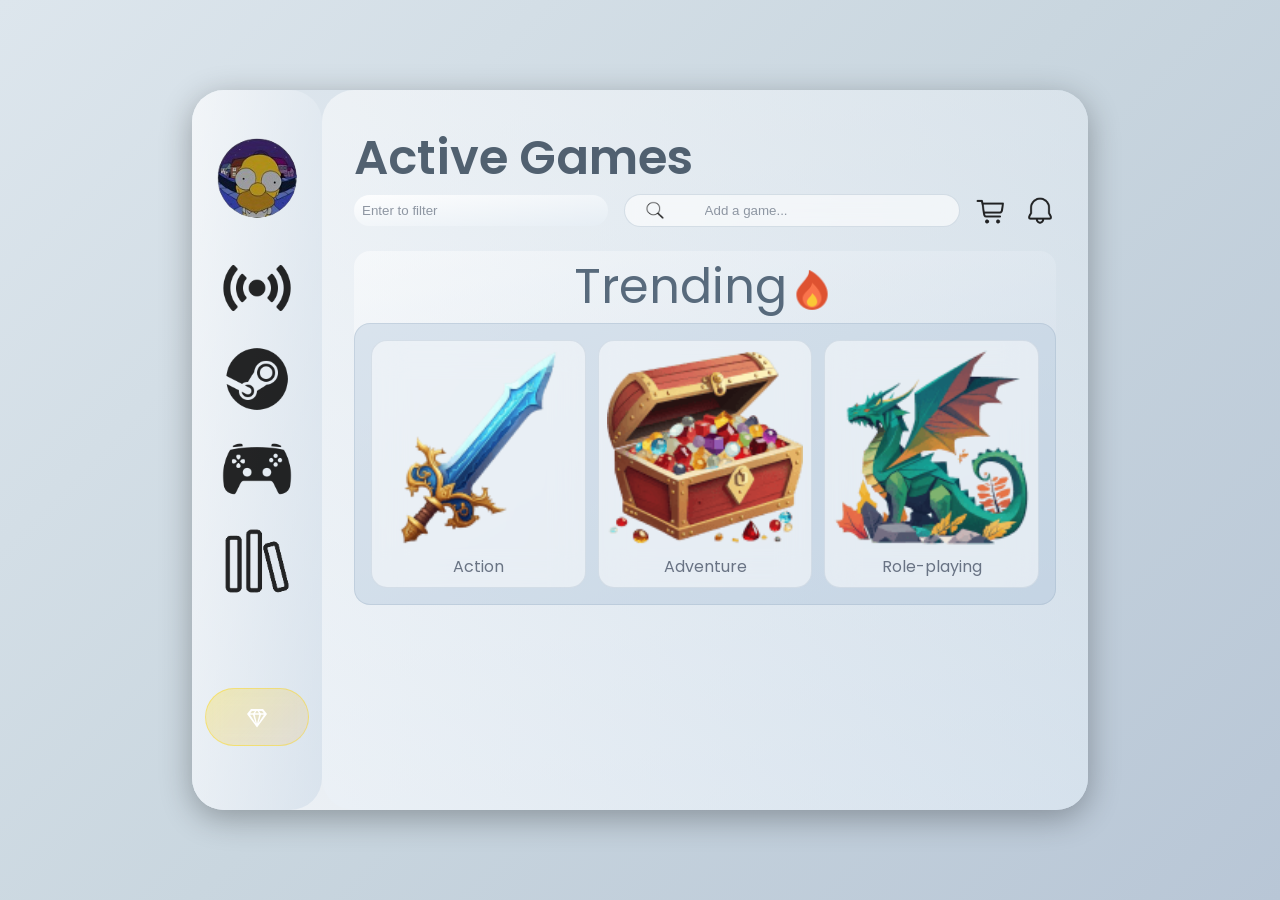
<file: index.html>
<!DOCTYPE html>
<html lang="en">
    <head>
        <meta charset="UTF-8" />
        <meta name="viewport" content="width=device-width, initial-scale=1.0">
        <title>Glass Website</title>
        <link rel="preconnect" href="https://fonts.googleapis.com">
        <link rel="preconnect" href="https://fonts.gstatic.com" crossorigin>
        <link href="https://fonts.googleapis.com/css2?family=Poppins:wght@400;500;700&display=swap" rel="stylesheet">
        <link rel="stylesheet" href="style2.css" />
    </head>
    <body>
       <main> 
        <section class="glass">
            <div id="backdrop" class="hidden"></div>
            <div class="dashboard">
            <button class="hamburger">☰</button> 
                <div class="user">
                    <img src="/images/waldo-removebg-preview.png" alt="">
                    <h3></h3>
                    <p>Pro Member</p>
                </div>
                <div class="links">
                    <div class="link">
                        <img src="images/twitch.png" alt="">
                        <h2>Streams</h2>
                    </div>
                    <div class="link">
                        <img src="images/steam.png" alt="">
                        <h2>Games</h2>
                    </div>
                    <div class="link">
                        <img src="images/upcoming.png" alt="">
                        <h2>New</h2>
                    </div>
                    <div class="link">
                        <img src="images/library.png" alt="">
                        <h2>Library</h2>
                    </div>
                </div>
                <div class="pro">
                    <h2>Member</h2>
                    <svg 
                        class="diamond-icon" 
                        width="24" 
                        height="24" 
                        viewBox="0 0 512 512" 
                        xmlns="http://www.w3.org/2000/svg"
                    >
                    <g fill="currentColor" transform="translate(42.666667, 85.333333)">
                    <path d="M341.333333,1.42108547e-14 L426.666667,106.666667 L213.333333,394.666667 L7.10542736e-15,106.666667 L85.3333333,1.42108547e-14 L341.333333,1.42108547e-14 Z M262.563,122.666 L164.103,122.666 L213.333333,314.666667 L262.563,122.666 Z M127.703,122.666 L64.539,122.666 L184.306,302.462 L127.703,122.666 Z M362.105,122.666 L298.962,122.666 L242.395,302.349 L362.105,122.666 Z M168.889,42.666 L105.813333,42.6666667 L67.404,90.666 L134.222,90.666 L168.889,42.666 Z M224,42.666 L202.666,42.666 L170.667,90.666 L255.999,90.666 L224,42.666 Z M320.832,42.6666667 L257.777,42.666 L292.443,90.666 L359.241,90.666 L320.832,42.6666667 Z" />
                    </g>
                    </svg>
                </div>
            </div>
            <div class="games">
                <div class="status">
                    <h1>Active Games</h1>
                    <div class="search-row">
                        <input type="text" placeholder="Enter to filter">
                        <div class="input-wrapper" id="addGameBtn">
                            <img src="images/icons8-search-50.png" class="search-icon">
                            <input type="text" placeholder="Add a game..." readonly> 
                        </div>
                        <form id="addGameForm" class="hidden">
                            <input type="text" id="gameName" placeholder="gamename" required>
                            <input type="text" id="platform" placeholder="platform">
                            <button type="submit">
                                Add Games
                            </button>
                        </form>
                        <p id="gameMessage" style="font-size: 0.85rem; display:none;"></p>
                        <!-- <button id="addGameBtn" class="addGameBtn">
                            <img src="images/icons8-search-50.png" class="search-icon">
                        </button> -->
                        <div class="cart-wrapper">
                            <img src="images/cart.png" class="cart-btn" id="cartIcon">
                            <span id="cartBadge" class="cart-badge hidden">0</span>

                            <div id="cartDropdown" class="cart-dropdown hidden">
                                <div class="cart-header">
                                    <button id="removeAll">Remove all</button>
                                </div>
                                <ul id="cartList"></ul>
                                <div id="cartItems" class="cart-items">
                                    <!-- <h4>Cart empty</h4> -->
                                    <p>Cart empty!</p>
                                </div>
                            </div>
                        </div>
                        <div class="notif-wrapper">
                            <img src="images/notification.png" class="cart-btn" id="notifIcon">
                            <span id="notifBadge" class="notif-badge hidden">0</span>
                        
                            <div id="notifDropdown" class="notif-dropdown hidden">
                                <div class="notif-header">
                                    <h4>Notifications</h4>
                                    <button id="clearAllNotifs">Clear all</button>
                                </div>
                                <ul id="notifList"></ul>
                                <div id="emptyNotif" class="empty-notif hidden">
                                    <span class="empty-sparkle">✨</span>
                                    <p>All caught up!</p>
                                </div>
                            </div>
                        </div>
                    </div>
                   
                </div>
                <div class="newDiv">
                    <p id="trending">Trending<img src="images/fire.png" alt="" class="fire-icon"></p>
                    <div class="hotGames">

                        <div class="hot">
                            <img src="images/action.png" alt="">
                            <p>Action</p>   
                        </div>
                        <div class="hot">
                            <img src="images/adventure.png" alt="">
                            <p>Adventure</p>
                        </div>
                        <div class="hot">
                            <img src="images/roleplaying.png" alt="">
                            <p>Role-playing</p>
                        </div>
                    </div>
                </div>
                <div class="games-list"></div>
               
            </div>
            <div class="circle1"></div>
            <div class="circle2"></div>
        </section>
       </main>
       <script src="index.js"></script>
    </body>
</html>
</file>
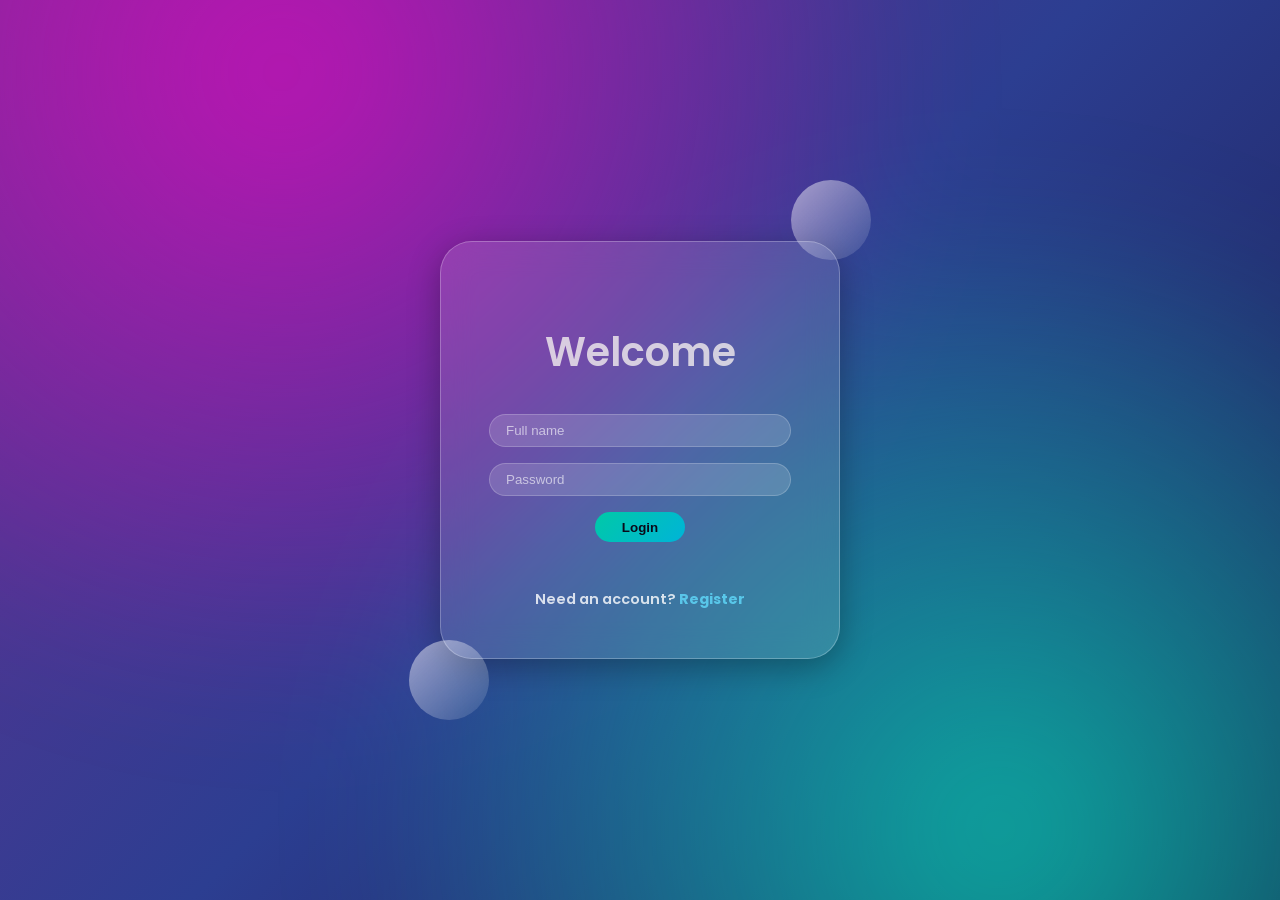
<file: loginpage.html>
<!DOCTYPE html>
<html lang="en">
    <head>
        <meta charset="UTF-8" />
        <meta name="viewport" content="width=device-width, initial-scale=1.0">
        <title>Origin Library - Auth</title>
        <link rel="preconnect" href="https://fonts.googleapis.com">
        <link rel="preconnect" href="https://fonts.gstatic.com" crossorigin>
        <link href="https://fonts.googleapis.com/css2?family=Poppins:wght@400;500;700&display=swap" rel="stylesheet">
        <link rel="stylesheet" href="login.css" />
    </head>
    <body>
        <main> 
         <section class="glass">
            <div class="dashboard"></div>
            
            <!-- Dynamic Title -->
            <h1 id="formTitle">Welcome</h1>
            
            <form id="authForm">
                <input type="text" id="username" placeholder="Full name" required>
                <input type="text" id="displayName" class="hidden" placeholder="Username">
                <input type="text" id="email" class="hidden" placeholder="Email">
                <input type="password" id="password" placeholder="Password" required>
                <p id="authMessage" style="font-size: 0.85rem; display:none;"></p>
                <button type="submit" id="submitBtn">Login</button>
            </form>

            <!-- Toggle Link -->
            <p style="color: white; font-size: 0.9rem; margin-top: 15px;">
                <span id="toggleText">Need an account?</span> 
                <a href="#" id="toggleLink" style="color: #61dafb; font-weight: bold; text-decoration: none;">Register</a>
            </p>

            <div class="circle1"></div>
            <div class="circle2"></div>
         </section>
        </main>
        <script src="login.js"></script>
    </body>  
</html>
</file>
<file: style2.css>
* {
    margin: 0;
    padding: 0;
    box-sizing: border-box;
}

h1 {
    color: #2c3e50;
    font-weight: 600;
    font-size: 3rem;
    opacity: 0.8;
}

h2 {
    color: #34495e;
    font-weight: 400;
    opacity: 0.8;
}

p {
    color: #4a5568;
    font-weight: 400;
    opacity: 0.8;
}

.game-title{
    color: #2c3e50;
}
.game-os{
    color: #4a5568;
}

h3 {
    color: #34495e;
    font-weight: 500;
    opacity: 0.8;
}

main {
    font-family: "Poppins", sans-serif;
    min-height: 100vh;
    background: linear-gradient(135deg, #dde6ed, #c9d6df, #b8c6d6);
    display: flex;
    align-items: center;
    justify-content: center;
}

.glass {
    min-height: 80vh;
    width: 70%;
    max-width: 2500px;
    position: relative;
    background: linear-gradient(50deg, #eef2f6, #dbe4ec, #c9d6df);
    
    box-shadow: 0 8px 32px rgba(0, 0, 0, 0.3);
    border-radius: 2rem;
    z-index: 2;
    backdrop-filter: blur(2rem);
    display: flex;
}

/* .circle1,
.circle2 {
    background: linear-gradient(
        to right bottom,
        rgba(255, 255, 255, 0.521),
        rgba(255, 255, 255, 0.062)
    );
    height: 15rem;
    width: 15rem;
    position: absolute;
    border-radius: 50%;
    z-index: -2;
} */

.circle1 {
    top: -15%;
    right: -8%;
}

.circle2 {
    bottom: -15%;
    left: -8%;
}

#backdrop {
    position: fixed;
    inset: 0;
    background: rgba(0, 0, 0, 0.5);
    z-index: 9; /* addGameForm is z-index: 10, so this sits just below it */
}

.dashboard {
    flex: none;
    width: 130px;
    transition: width 0.3s ease;
    overflow: hidden;
    display: flex;
    gap: 1rem;
    flex-direction: column;
    align-items: center;
    justify-content: center;
    text-align: center;
    background: linear-gradient(
        to right bottom,
        rgba(255, 255, 255, 0.6),
        rgba(200, 215, 230, 0.5)
    );
    border-radius: 2rem;
    padding-bottom: 5rem;
    position: relative;
}

/* .dashboard:hover {
    width: 200px;
} */

.link h2,
.link h3,
.user p {
    white-space: nowrap;
    opacity: 0;
    transition: opacity 0.3s ease 0.1s, max-width 0.3s ease;
    max-width: 0;
    overflow: hidden;
    display: none;
}

/* .dashboard:hover .link h2,
.dashboard:hover .user h3,
.dashboard:hover .user p {
    opacity: 1;
    max-width: 200px;
    display: flex;
} */

.link {
    display: flex;
    margin: 0.3rem 0rem;
    padding: 0.5rem;
    align-items: center;
    justify-content: center;
}

.link h2 {
    padding: 0rem 1rem;
}

/* .pro sits at the bottom of .dashboard, partially outside */
.pro {
    background: linear-gradient(
        135deg,
        rgba(255, 215, 0, 0.25),
        rgba(255, 140, 0, 0.1)
    );
    border: 1px solid rgba(255, 215, 0, 0.4);
    backdrop-filter: blur(8px);
    border-radius: 2rem;
    padding: 1rem;
    position: relative;
    bottom: -10%;
    left: 40%;
    transform: translateX(-50%);
    width: 80%;
    display: flex;
    align-items: center;
    justify-content: center;
}

.pro h2 {
    /*display: none;
    width: 60%;
    color: #c04f4f;
    font-weight: 600;
    opacity: 1;*/
    font-size: 0.75rem;
    white-space: nowrap;
    opacity: 0;
    max-width: 0;
    overflow: hidden;
    transition: opacity 0.3s ease 0.1s, max-width 0.3s ease;

}

/* .dashboard:hover .pro h2 {
    /*display: block;
    opacity: 1;
    max-width: 200px;
} */

/* crown image pokes up out of the box */
.pro img {
    width: 80px;
    position: static;
    top: 10px;
    right: 10%;
    filter: none;
    opacity: 0.85;
}

/*pro shenanigans*/
.diamond-icon {
    color: #FFFFFF; /* Makes it pure white */
    /* color: #FFD700; <-- Or make it gold! */
    
    width: 24px;
    height: 24px;
    vertical-align: middle;
    transition: color 0.2s ease;
  }
  
  /* Optional hover state */
.pro:hover .diamond-icon {
    color: #FFD700; /* Turns gold on hover */
}

/* .games scrolls internally so cards don't overflow the card */
.games {
    flex: 2;
    display: flex;
    border-radius: 2rem;
    flex-direction: column;
    padding: 2rem;
    overflow-y: auto; /* cards scroll inside this panel */
    background: linear-gradient(
        to right bottom,
        rgba(255, 255, 255, 0.5),
        rgba(210, 225, 240, 0.4)
    );
    
    
}

.status {
    margin-bottom: 1.5rem;
}

.status input {
    background: linear-gradient(
        to right bottom,
        rgba(255, 255, 255, 0.9),
        rgba(230, 238, 245, 0.7)
    );
    border: none;
    flex: 1 1 auto;
    width: auto;
    min-width: 70px;
    padding: 0.5rem;
    border-radius: 2rem;
}

.status input {
    color: #2c3e50;
    font-weight: 500;
}
.status input::placeholder {
    color: rgba(74, 85, 104, 0.6);
}

.search-row {
    display: flex;
    flex-direction: row;
    gap: 1rem;
    align-items: center;
    position: relative;
    width: auto;
}

/* hidden form
form {
    gap: 1rem;
    flex-direction: column;
    border-radius: 1rem;
    width: 100%;
    background: gray;
} */

/* #addGameBtn {
    background: linear-gradient(
        to right bottom,
        rgba(255, 255, 255, 0.7),
        rgba(255, 255, 255, 0.3)
        ) !important;
    width: 0 !important;
    
    width: 2.5rem;
    height: 2.5rem;
    border-radius: 50%;
    display: flex;
    align-items: center;
    justify-content:center;

} */

#addGameForm input {
    border-radius: 2rem;
    border: 1px solid rgba(255, 255, 255, 0.2);
    background: rgba(255, 255, 255, 0.9);
    color: #2c3e50;
    padding: 0.5rem 1rem;
}

#addGameForm {
    margin: 0 auto;
    position: absolute;
    top: 0;      
    right: 0;        
    width: min(100%, 280px);
       
    margin: 0;
    z-index: 10;
    overflow: hidden;
}


#addGameForm {
    display: flex;
    /*flex-direction: column;*/
    align-items: stretch;
    gap: 1rem;
    background: rgba(255, 255, 255, 0.7);
    border: 1px solid rgba(180, 195, 210, 0.5);
    backdrop-filter: blur(16px);
    padding: 1rem;
    border-radius: 1rem;
    
}
.hidden {
    display: none !important;
}


form input::placeholder {
    color: rgba(7, 6, 6, 0.6);
}


button {
    display: block;
    margin: 0 auto;
    background: linear-gradient(135deg, #00c9a7, #00b4d8);
    color: #0a0a1a;
    font-weight: 700;
    /*background-color: #2a5c6b;
    color: white;*/
    width: 6rem;
    border: none;
    border-radius: 1rem;
    
    height: 30px;
    cursor: pointer;
   
}

form button {
    display: none;
}

.cart-btn {
    cursor: pointer;
    width: 2rem;
    height: 2rem;
    filter: none;
    opacity: 0.85;
    flex-shrink: 0;
}

.search-icon {
    position: static;
    cursor: pointer;
    width: 1.2rem;
    height: 1.2rem;
    filter: none;
    opacity: 0.85;
    margin-left: 0.75rem;
}

/* was .card in your file — typo, your HTML uses .cards */
.cards {
    display: flex;
    align-items: center;
    background: #ffffff;
    border-radius: 1rem;
    margin: 0.5rem 0rem;
    padding: 0.8rem;
    box-shadow: 6px 6px 20px rgba(180, 195, 210, 0.4);
    justify-content: space-between;
    gap: 1rem;
    width: 100%;
    height: 13rem;
    position: relative;
}

.delete-btn {
    cursor: pointer;
    border: none;
    width: 2rem;
    height: 2rem;
    display: flex;
    align-items: center;
    justify-content: center;
    border-radius: 50%;
    font-size: 18px;
    font-weight: 1000;
    background: none;
    position: absolute;
    right: 10px;
    top: 10px;
    color: rgb(194, 19, 19);
    transition-duration:color 0.2s ease, background 0.2s ease;
}

.delete-btn:hover {
    color: #ff8080;
    background: rgba(255, 77, 77, 0.15);
}

.progress{
    background: rgba(180, 195, 210, 0.5);
    width: 100%;
    height: 12px;
    border-radius: 2rem;
    /*position: relative;
    overflow: hidden;*/
}
/*.progress::after {
    content: "";
    width: 16%;
    height: 12px;
    background: rgb(236, 236, 236);
    position: absolute;
    left: 80%;
}*/

.progress-fill {
    height: 100%;
    border-radius: 2rem;
    background: linear-gradient(
        to right,
        #00c9a7,
        #00b4d8
        /*rgba(65, 147, 158, 0.7),
        rgba(44, 49, 51, 0.699)*/
    );
}

.cards img {
    width: 60px;
    height: 60px;
    object-fit: cover;
    border-radius: 0.5rem;
    flex-shrink: 0;
}

.card-info {
    flex: 1;
    display: flex;
    flex-direction: column;
    justify-content: space-between;
}

.percentage {
    /*color: #00c9a7;
    font-weight: 500;
    opacity: 1;*/
    font-size: xx-large;
    font-weight: bold;
    background: linear-gradient(to right top, #00c9a7, #00b4d8);
    -webkit-background-clip: text;
    -webkit-text-fill-color: transparent;
}



.dashboard.fullView {
    width: 300px;
}

.hamburger {
    background: none;
    border: none;
    font-size: 2rem;
    cursor: pointer;
    color: #293a41;
    font-weight: bolder;
    padding-bottom: 2rem;
    display: none;
}

.link img {
    width: 70px;
    height: 70px;
    object-fit: contain;
    filter: none;
    opacity: 0.85;
}

.user img{
    width: 80px;
    height: 80px;
    border-radius: 50%;
    object-fit: contain;
    border-color: black;
}

/*.progress {
    background: red;
}*/

.circle1 {
    animation: drift1 12s ease-in-out infinite alternate;
}
.circle2 {
    animation: drift2 14s ease-in-out infinite alternate;
}
@keyframes drift1 {
    from { transform: translate(0, 0); }
    to { transform: translate(-15px, 20px); }
}
@keyframes drift2 {
    from { transform: translate(0, 0); }
    to { transform: translate(15px, -20px); }
}

.newDiv {
    gap: 1rem;
    background: linear-gradient(
        to right bottom,
        rgba(255, 255, 255, 0.5),
        rgba(200, 215, 230, 0.5)
    );
    position: relative;
    border-radius: 1rem;

}

#trending {
    font-size: 3rem;
    text-align: center;
    color: #34495e;
}

.fire-icon {
    width: 50px;
    height: 50px;
    vertical-align: middle;
}

.hotGames {
    display: flex;
    gap: 0.75rem;
    padding: 1rem;
    border-radius: 1rem;
    background: rgba(180, 200, 220, 0.4);
    border: 1px solid rgba(150, 170, 190, 0.3);
    width: 100%;
    box-sizing: border-box;
    overflow: hidden;
}
.hot{
    flex: 1 1 0;
    text-align: center;
    border-radius: 1rem;
    background: rgba(255, 255, 255, 0.5);
    border: 1px solid rgba(180, 195, 210, 0.4);
    padding: 0.5rem;
    backdrop-filter: blur(16px);
    min-width: 0;
}

.hot p {
    margin: 0.5rem 0 0 0;
    white-space: nowrap;
    overflow: hidden;
    text-overflow: ellipsis;
}
.newDiv img:not(.fire-icon) {
    width: 100%;
    border-radius: 0.5rem;
    aspect-ratio: 1 / 1;
    object-fit: cover;
    display: block;
    object-position: center 20%;
}

/* spaghetti code */
.input-wrapper {
    display: flex;
    flex: 1 1 auto;
    min-width: 120px;
    align-items: center;
    position: relative;
    background: rgba(255, 255, 255, 0.6);
    backdrop-filter: blur(16px);
    border: 1px solid rgba(180, 195, 210, 0.5);
    border-radius: 2rem;
    padding: 0 0.5rem;
}

.input-wrapper input {
    border: none;
    background: transparent;
    flex: 1;
    padding-left: 2.5rem;
    color: inherit;
    outline: none;
}

.input-icon {
    position: absolute;
    left: 1rem;
    width: 18px;
    height: 18px;
}

@media (max-width: 600px) {
    .glass {
        width: 100%;
        flex-direction: column;
        min-height: auto;
        padding: 1rem;
    }

    .link {
        padding: 1rem;
        flex-direction: column;
    }

    .circle1, .circle2 {
        display: none;
    }

    .dashboard {
        border-radius: 1rem;
    }
}

.notif-wrapper {
    position: relative;
    display: flex;
    align-items: center;
}

.notif-badge {
    position: absolute;
    top: -4px;
    right: -4px;
    background: #ff4d4d;
    color: white;
    font-size: 0.7rem;
    font-weight: bold;
    border-radius: 50%;
    width: 18px;
    height: 18px;
    display: flex;
    align-items: center;
    justify-content: center;
    pointer-events: none;
}

.notif-badge.pulse {
    animation: badgePulse 0.3s ease;
}

@keyframes badgePulse {
    0% { transform: scale(1); }
    50% { transform: scale(1.4); }
    100% { transform: scale(1); }
}

.notif-dropdown {
    position: absolute;
    top: calc(100% + 12px);
    right: 0;
    width: 280px;
    background: linear-gradient(135deg, rgba(255, 255, 255, 0.8), rgba(230, 238, 245, 0.7));
    backdrop-filter: blur(16px);
    border: 1px solid rgba(180, 195, 210, 0.5);
    border-radius: 1rem;
    padding: 1rem;
    box-shadow: 0 10px 25px rgba(0, 0, 0, 0.15);
    z-index: 100;
}

.notif-header {
    display: flex;
    justify-content: space-between;
    align-items: center;
    margin-bottom: 0.75rem;
    padding-bottom: 0.5rem;
    border-bottom: 1px solid rgba(180, 195, 210, 0.4);
}

.notif-header h4 {
    color: #2c3e50;
    margin: 0;
}

.notif-header button {
    background: none;
    color: #4a5568;
    font-size: 0.75rem;
    width: auto;
    height: auto;
    padding: 0;
    margin: 0;
    cursor: pointer;
}

#notifList {
    list-style: none;
    max-height: 200px;
    overflow-y: auto;
    padding: 0;
    margin: 0;
}

.notif-item {
    display: flex;
    justify-content: space-between;
    align-items: center;
    padding: 0.5rem;
    margin-bottom: 0.4rem;
    background: rgba(255, 255, 255, 0.6);
    border-radius: 0.5rem;
    font-size: 0.85rem;
    color: #2c3e50;
}

.notif-item button {
    background: none;
    border: none;
    color: #888;
    font-size: 1rem;
    cursor: pointer;
    margin: 0;
    width: auto;
    height: auto;
}

.notif-item button:hover {
    color: #ff4d4d;
}


.empty-notif {
    text-align: center;
    padding: 1rem 0;
    color: #4a5568;
    font-size: 0.85rem;
}

.empty-sparkle {
    font-size: 1.5rem;
    display: block;
    margin-bottom: 0.25rem;
}

.cart-wrapper {
    position: relative;
    display: flex;
    align-items: center;
}

.cart-badge {
    position: absolute;
    top: -4px;
    right: -4px;
    background: #ff4d4d;
    color: white;
    font-size: 0.7rem;
    font-weight: bold;
    border-radius: 50%;
    width: 18px;
    height: 18px;
    display: flex;
    align-items: center;
    justify-content: center;
    pointer-events: none;
}


.cart-dropdown {
    position: absolute;
    top: calc(100% + 12px);
    right: 0;
    width: 280px;
    background: linear-gradient(135deg, rgba(255, 255, 255, 0.8), rgba(230, 238, 245, 0.7));
    backdrop-filter: blur(16px);
    border: 1px solid rgba(180, 195, 210, 0.5);
    border-radius: 1rem;
    padding: 1rem;
    box-shadow: 0 10px 25px rgba(0, 0, 0, 0.15);
    z-index: 100;
}

.cart-header {
    display: flex;
    justify-content: space-between;
    align-items: center;
    margin-bottom: 0.75rem;
    padding-bottom: 0.5rem;
    border-bottom: 1px solid rgba(180, 195, 210, 0.4);
}

.cart-header h4 {
    color: #2c3e50;
    margin: 0;
}

.cart-header button {
    background: none;
    color: #4a5568;
    font-size: 0.75rem;
    width: auto;
    height: auto;
    padding: 0;
    margin: 0;
    cursor: pointer;
}

#cartList {
    list-style: none;
    max-height: 200px;
    overflow-y: auto;
    padding: 0;
    margin: 0;
}

.cart-item {
    display: flex;
    justify-content: space-between;
    align-items: center;
    padding: 0.5rem;
    margin-bottom: 0.4rem;
    background: rgba(255, 255, 255, 0.6);
    border-radius: 0.5rem;
    font-size: 0.85rem;
    color: #2c3e50;
}

.cart-item button {
    background: none;
    border: none;
    color: #888;
    font-size: 1rem;
    cursor: pointer;
    margin: 0;
    width: auto;
    height: auto;
}

.cart-item button:hover {
    color: #ff4d4d;
}


.empty-cart {
    text-align: center;
    padding: 1rem 0;
    color: #4a5568;
    font-size: 0.85rem;
}
@media (max-width: 600px) {
    .glass {
        width: 100%;
        flex-direction: column;
        min-height: auto;
        padding: 1rem;
    }

    /* Dashboard becomes a horizontal top bar instead of a tall sidebar */
    .dashboard {
        flex-direction: row;
        width: 100%;
        height: auto;
        padding: 0.75rem;
        justify-content: space-between;
        overflow-x: auto;
    }

    .dashboard:hover {
        width: 100%; /* cancel the desktop hover-expand behavior */
    }

    .user {
        flex-direction: row;
        gap: 0.5rem;
    }

    .user img {
        width: 40px;
        height: 40px;
    }

    .links {
        display: flex;
        flex-direction: row;
        gap: 0.5rem;
    }

    .link {
        margin: 0;
        padding: 0.25rem;
    }

    .link img {
        width: 32px;
        height: 32px;
    }

    /* Text labels that only reveal on hover don't make sense on mobile (no hover) */
    .link h2,
    .user h3,
    .user p {
        display: none;
    }

    .status h1 {
        font-size: 1.75rem;
    }

    .pro {
        display: none; /* or restyle separately if you want it visible */
    }

    .hamburger {
        display: block;
    }

    .circle1, .circle2 {
        display: none;
    }

    /* Games area */
    .search-row {
        flex-wrap: wrap;
        gap: 0.5rem;
    }

    .status input,
    .input-wrapper {
        width: 100%;
    }

    .hotGames {
        flex-direction: row;
    }

    .cards {
        flex-wrap: wrap;
        height: auto;
        flex-direction: row;
        align-items: flex-start;
    }

    .cards img {
        
        height: 100%;
    }

    .card-info h2 {
        font-size: 1rem;
    }

    #trending {
        font-size: 1.5rem;
    }
    
    .percentage {
        font-size: 1.2rem;
    }
    .percentage {
        position: absolute;
        top: 40px;
        right: 16px; /* left of the delete button, which sits at right: 10px */
        font-size: 1.2rem;
    }

    .card-info {
        width: 100%;
        padding-right: 2rem; /* keep text from running under percentage/delete-btn */
    }

    .game-title {
        font-size: smaller;
    }

    
    .hotGames {
        gap: 0.5rem;
    }

    .search-row {
        display: flex;
        flex-wrap: wrap;
        gap: 0.5rem;
    }
    
    .status input {
        flex: 1 1 100%; /* forces it onto its own full-width row */
    }
    
    .input-wrapper {
        flex: 1; /* shares remaining row space with icons */
    }
}
</file>
<file: login.css>
* {
    margin: 0;
    padding: 0;
    box-sizing: border-box;
}

h1 {
    color: #f3eeee;
    font-weight: 600;
    font-size: 2.5rem;
    opacity: 0.8;
}

h2,
p {
    color: #070707;
    font-weight: 600;
    opacity: 0.8;
}

h3 {
    color: #2e0404;
    font-weight: 700;
    opacity: 0.8;
}

main {
    font-family: "Poppins", sans-serif;
    min-height: 100vh;
    background: linear-gradient(135deg, #6a3093, #2c3e91, #1a1a4e);
    /*background: linear-gradient(to right top, #676f75d7, #06494e);*/
    display: flex;
    align-items: center;
    justify-content: center;
}

.glass {
    width: 400px;
    padding: 3rem; 
    position: relative;
    /*background: linear-gradient(
        to right bottom,
        rgba(25, 43, 51, 0.7),
        rgba(173, 191, 194, 0.3)
    );
    backdrop-filter: blur(2rem);*/
    background: rgba(255, 255, 255, 0.12);
    backdrop-filter: blur(16px);
    border: 1px solid rgba(255, 255, 255, 0.25);
    box-shadow: 0 8px 32px rgba(0, 0, 0, 0.3);
    border-radius: 2rem;
    z-index: 2;
    
    display: flex;
    flex-direction: column;
    align-items: center;
    gap: 2rem;
}

.circle1,
.circle2 {
    background: linear-gradient(
        to right bottom,
        rgba(255, 255, 255, 0.521),
        rgba(255, 255, 255, 0.062)
    );
    height: 5rem;
    width: 5rem;
    position: absolute;
    border-radius: 50%;
    z-index: -2;
}

.circle1 {
    top: -15%;
    right: -8%;
}

.circle2 {
    bottom: -15%;
    left: -8%;
}

.hidden {
    display: none;
}

form {
    gap: 1rem;
    flex-direction: column;
    display: flex;
    width: 100%;
}
form input {
    border-radius: 2rem;
    border: none;
    width: 100%;
    padding: 0.5rem 1rem;
    background: rgba(255, 255, 255, 0.15);
    border: 1px solid rgba(255, 255, 255, 0.2);
    color: #fff;
}

form input::placeholder {
    color: rgba(255, 255, 255, 0.6);
}

form button {
    display: block;
    margin: 0 auto;
    background: linear-gradient(135deg, #00c9a7, #00b4d8);
    color: #0a0a1a;
    font-weight: 700;
    /*background-color: #2a5c6b;
    color: white;*/
    border: none;
    border-radius: 1rem;
    width: 30%;
    height: 30px;
    cursor: pointer;
   
}


main::before {
    content: "";
    position: fixed;
    inset: -20%;
    background:
        radial-gradient(circle at 30% 20%, rgba(255, 0, 200, 0.6), transparent 40%),
        radial-gradient(circle at 70% 80%, rgba(0, 255, 200, 0.6), transparent 40%);
    filter: blur(60px);
    animation: auroraMove 20s ease-in-out infinite alternate;
    z-index: 0;
}
@keyframes auroraMove {
    from { transform: translate(0, 0) scale(1); }
    to { transform: translate(5%, 5%) scale(1.1); }
}
</file>
